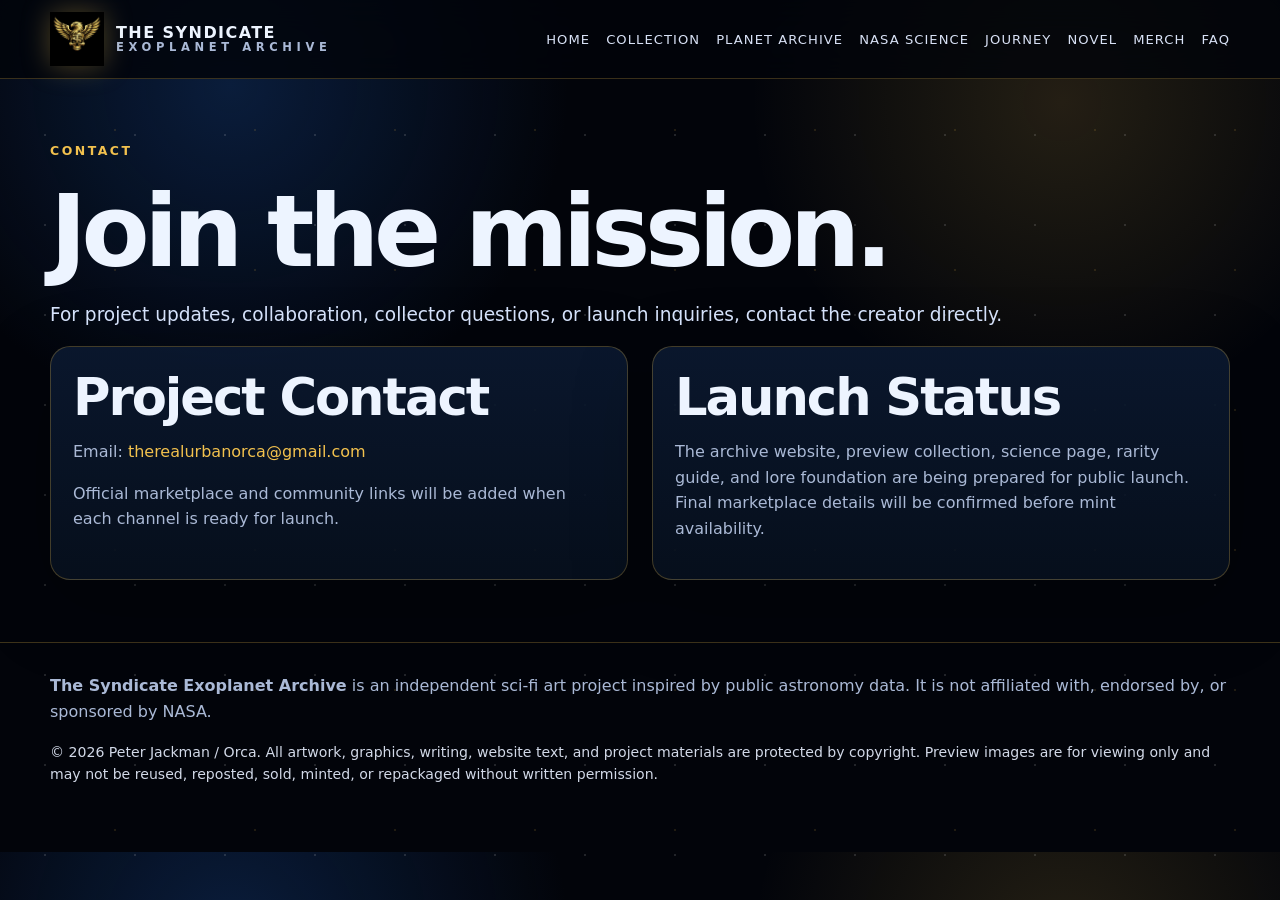
<file: contact.html>
<!doctype html>
<html lang="en">
<head>
  <meta charset="utf-8">
  <meta name="viewport" content="width=device-width, initial-scale=1">
  <title>Contact | The Syndicate Exoplanet Archive</title>
  <meta name="description" content="A sci-fi NFT exoplanet collection inspired by real exoplanet data, Blender, Python, AI, and The Syndicate universe.">
  <meta property="og:title" content="Contact | The Syndicate Exoplanet Archive">
  <meta property="og:image" content="assets/images/social-preview.jpg">
  <link rel="stylesheet" href="assets/css/style.css">
</head>
<body>
<header class="header">
  <div class="wrapper nav">
    <a class="brand" href="index.html">
      <img src="assets/images/syndicate-skull-eagle-gold.jpg" alt="The Syndicate emblem">
      <span class="brand-title"><span>THE SYNDICATE</span><small>EXOPLANET ARCHIVE</small></span>
    </a>
    <nav class="nav-links">
      <a href="index.html">Home</a>
      <a href="collection.html">Collection</a>
      <a href="archive.html">Planet Archive</a>
      <a href="science.html">NASA Science</a>
      <a href="journey.html">Journey</a>
      <a href="novel.html">Novel</a>
      <a href="merch.html">Merch</a>
      <a href="faq.html">FAQ</a>
    </nav>
  </div>
</header>
<main>
<section class="section">
  <div class="wrapper">
    <p class="kicker">Contact</p>
    <h1>Join the mission.</h1>
    <p class="big">For project updates, collaboration, collector questions, or launch inquiries, contact the creator directly.</p>
    <div class="grid two">
      <article class="card"><h2>Project Contact</h2><p>Email: <a href="mailto:therealurbanorca@gmail.com">therealurbanorca@gmail.com</a></p><p>Official marketplace and community links will be added when each channel is ready for launch.</p></article>
      <article class="card"><h2>Launch Status</h2><p>The archive website, preview collection, science page, rarity guide, and lore foundation are being prepared for public launch. Final marketplace details will be confirmed before mint availability.</p></article>
    </div>
  </div>
</section>
</main>
<footer class="footer">
  <div class="wrapper">
    <p><strong>The Syndicate Exoplanet Archive</strong> is an independent sci-fi art project inspired by public astronomy data. It is not affiliated with, endorsed by, or sponsored by NASA.</p>
    <p class="small">© 2026 Peter Jackman / Orca. All artwork, graphics, writing, website text, and project materials are protected by copyright. Preview images are for viewing only and may not be reused, reposted, sold, minted, or repackaged without written permission.</p>
  </div>
</footer>
<script src="assets/js/main.js"></script>
</body>
</html>
</file>
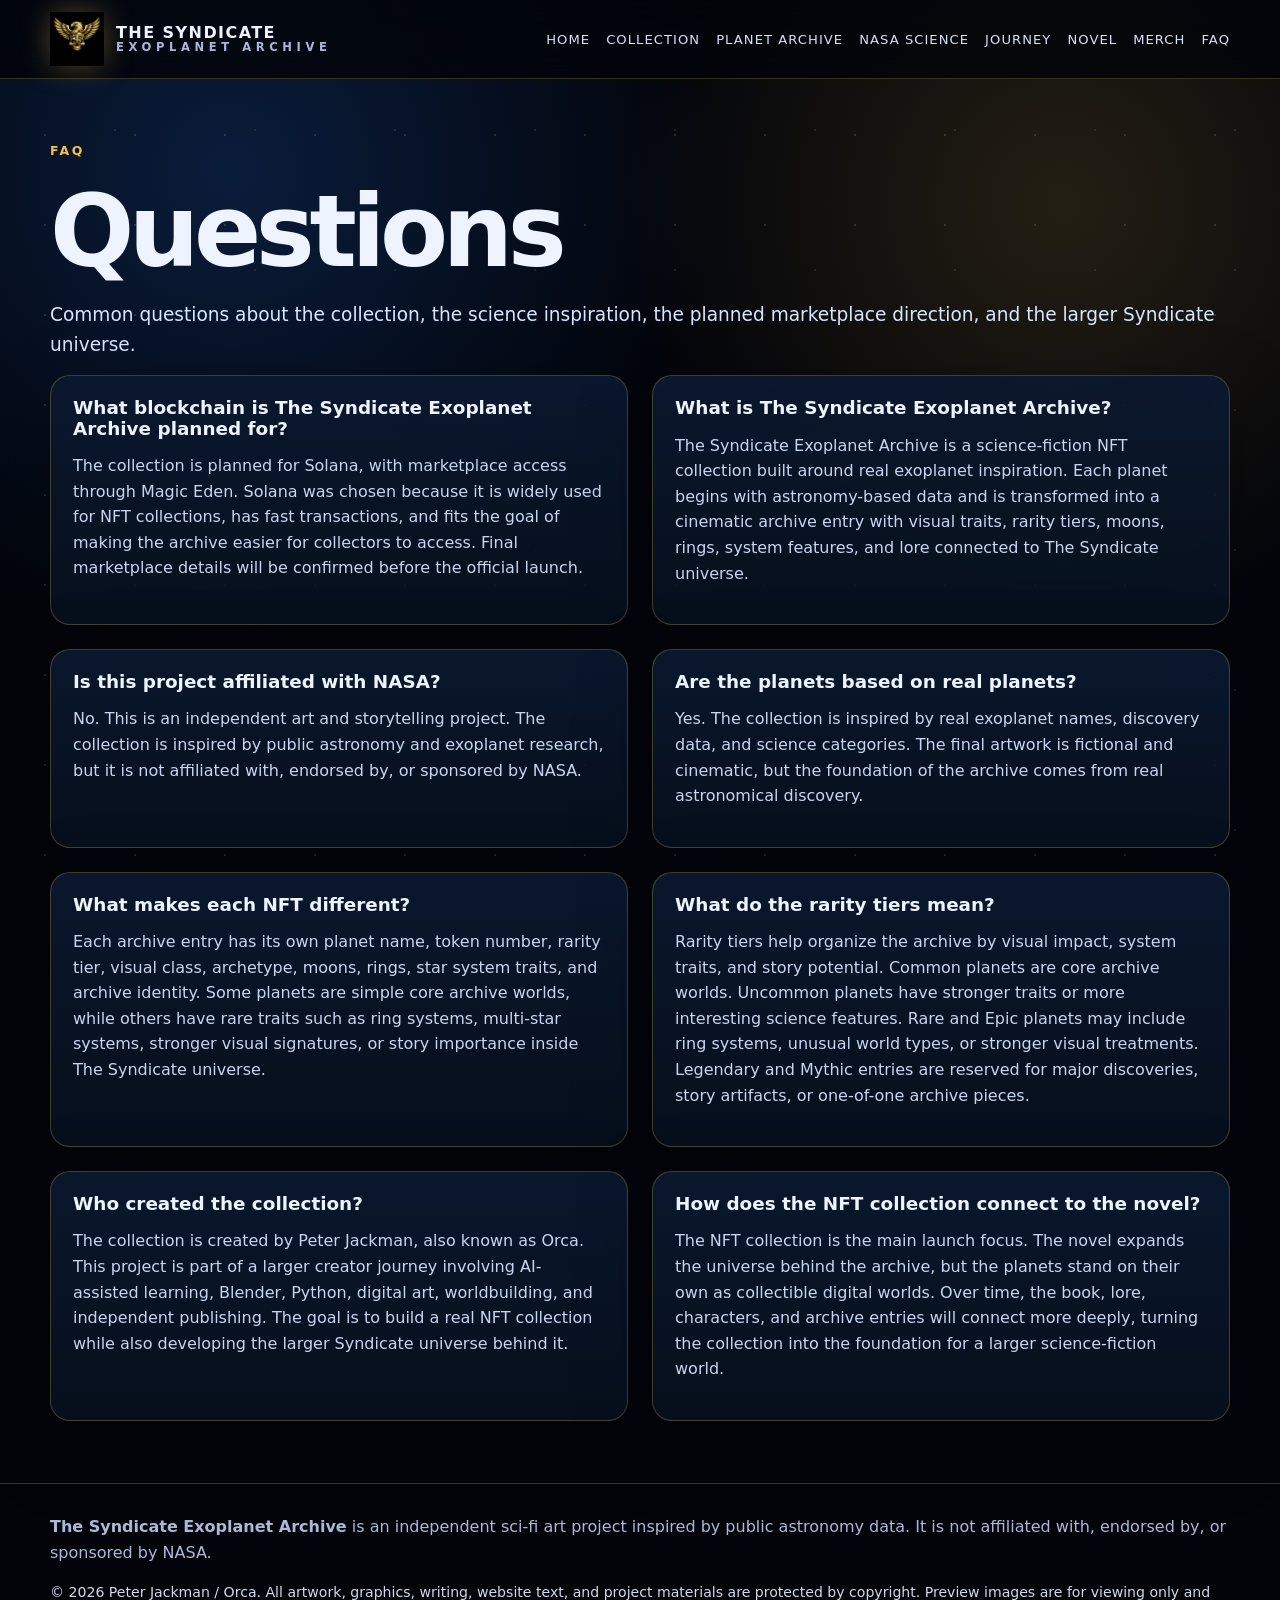
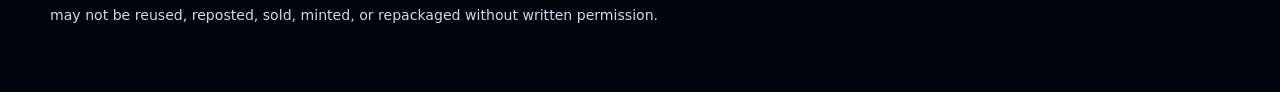
<file: faq.html>
<!doctype html>
<html lang="en">
<head>
  <meta charset="utf-8">
  <meta name="viewport" content="width=device-width, initial-scale=1">
  <title>FAQ | The Syndicate Exoplanet Archive</title>
  <meta name="description" content="A sci-fi NFT exoplanet collection inspired by real exoplanet data, Blender, Python, AI, and The Syndicate universe.">
  <meta property="og:title" content="FAQ | The Syndicate Exoplanet Archive">
  <meta property="og:image" content="assets/images/social-preview.jpg">
  <link rel="stylesheet" href="assets/css/style.css">
</head>
<body>
<header class="header">
  <div class="wrapper nav">
    <a class="brand" href="index.html">
      <img src="assets/images/syndicate-skull-eagle-gold.jpg" alt="The Syndicate emblem">
      <span class="brand-title"><span>THE SYNDICATE</span><small>EXOPLANET ARCHIVE</small></span>
    </a>
    <nav class="nav-links">
      <a href="index.html">Home</a>
      <a href="collection.html">Collection</a>
      <a href="archive.html">Planet Archive</a>
      <a href="science.html">NASA Science</a>
      <a href="journey.html">Journey</a>
      <a href="novel.html">Novel</a>
      <a href="merch.html">Merch</a>
      <a href="faq.html">FAQ</a>
    </nav>
  </div>
</header>
<main>
<section class="section">
  <div class="wrapper">
    <p class="kicker">FAQ</p>
    <h1>Questions</h1>
    <p class="big">Common questions about the collection, the science inspiration, the planned marketplace direction, and the larger Syndicate universe.</p>
    <div class="grid two faq-grid"><article class="card"><h3>What blockchain is The Syndicate Exoplanet Archive planned for?</h3><p>The collection is planned for Solana, with marketplace access through Magic Eden. Solana was chosen because it is widely used for NFT collections, has fast transactions, and fits the goal of making the archive easier for collectors to access. Final marketplace details will be confirmed before the official launch.</p></article>
<article class="card"><h3>What is The Syndicate Exoplanet Archive?</h3><p>The Syndicate Exoplanet Archive is a science-fiction NFT collection built around real exoplanet inspiration. Each planet begins with astronomy-based data and is transformed into a cinematic archive entry with visual traits, rarity tiers, moons, rings, system features, and lore connected to The Syndicate universe.</p></article>
<article class="card"><h3>Is this project affiliated with NASA?</h3><p>No. This is an independent art and storytelling project. The collection is inspired by public astronomy and exoplanet research, but it is not affiliated with, endorsed by, or sponsored by NASA.</p></article>
<article class="card"><h3>Are the planets based on real planets?</h3><p>Yes. The collection is inspired by real exoplanet names, discovery data, and science categories. The final artwork is fictional and cinematic, but the foundation of the archive comes from real astronomical discovery.</p></article>
<article class="card"><h3>What makes each NFT different?</h3><p>Each archive entry has its own planet name, token number, rarity tier, visual class, archetype, moons, rings, star system traits, and archive identity. Some planets are simple core archive worlds, while others have rare traits such as ring systems, multi-star systems, stronger visual signatures, or story importance inside The Syndicate universe.</p></article>
<article class="card"><h3>What do the rarity tiers mean?</h3><p>Rarity tiers help organize the archive by visual impact, system traits, and story potential. Common planets are core archive worlds. Uncommon planets have stronger traits or more interesting science features. Rare and Epic planets may include ring systems, unusual world types, or stronger visual treatments. Legendary and Mythic entries are reserved for major discoveries, story artifacts, or one-of-one archive pieces.</p></article>
<article class="card"><h3>Who created the collection?</h3><p>The collection is created by Peter Jackman, also known as Orca. This project is part of a larger creator journey involving AI-assisted learning, Blender, Python, digital art, worldbuilding, and independent publishing. The goal is to build a real NFT collection while also developing the larger Syndicate universe behind it.</p></article>
<article class="card"><h3>How does the NFT collection connect to the novel?</h3><p>The NFT collection is the main launch focus. The novel expands the universe behind the archive, but the planets stand on their own as collectible digital worlds. Over time, the book, lore, characters, and archive entries will connect more deeply, turning the collection into the foundation for a larger science-fiction world.</p></article></div>
  </div>
</section>
</main>
<footer class="footer">
  <div class="wrapper">
    <p><strong>The Syndicate Exoplanet Archive</strong> is an independent sci-fi art project inspired by public astronomy data. It is not affiliated with, endorsed by, or sponsored by NASA.</p>
    <p class="small">© 2026 Peter Jackman / Orca. All artwork, graphics, writing, website text, and project materials are protected by copyright. Preview images are for viewing only and may not be reused, reposted, sold, minted, or repackaged without written permission.</p>
  </div>
</footer>
<script src="assets/js/main.js"></script>
</body>
</html>
</file>
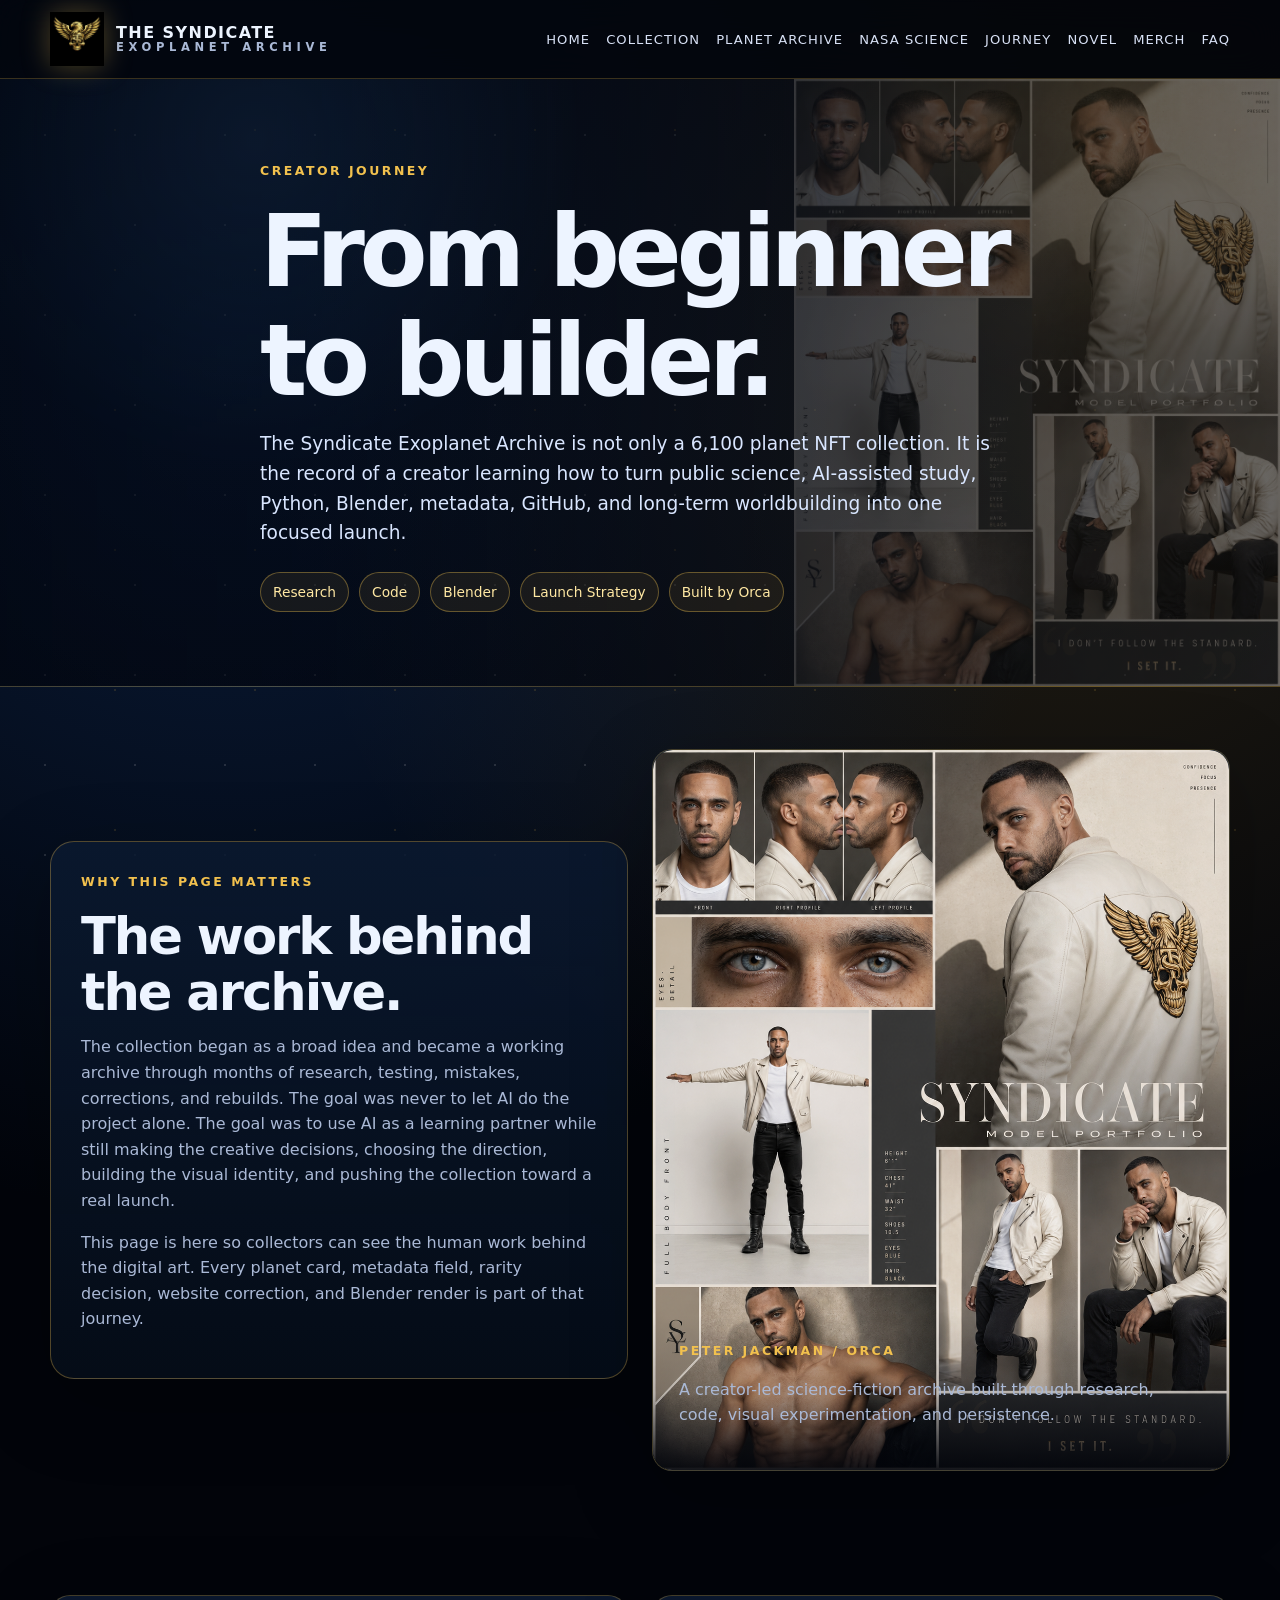
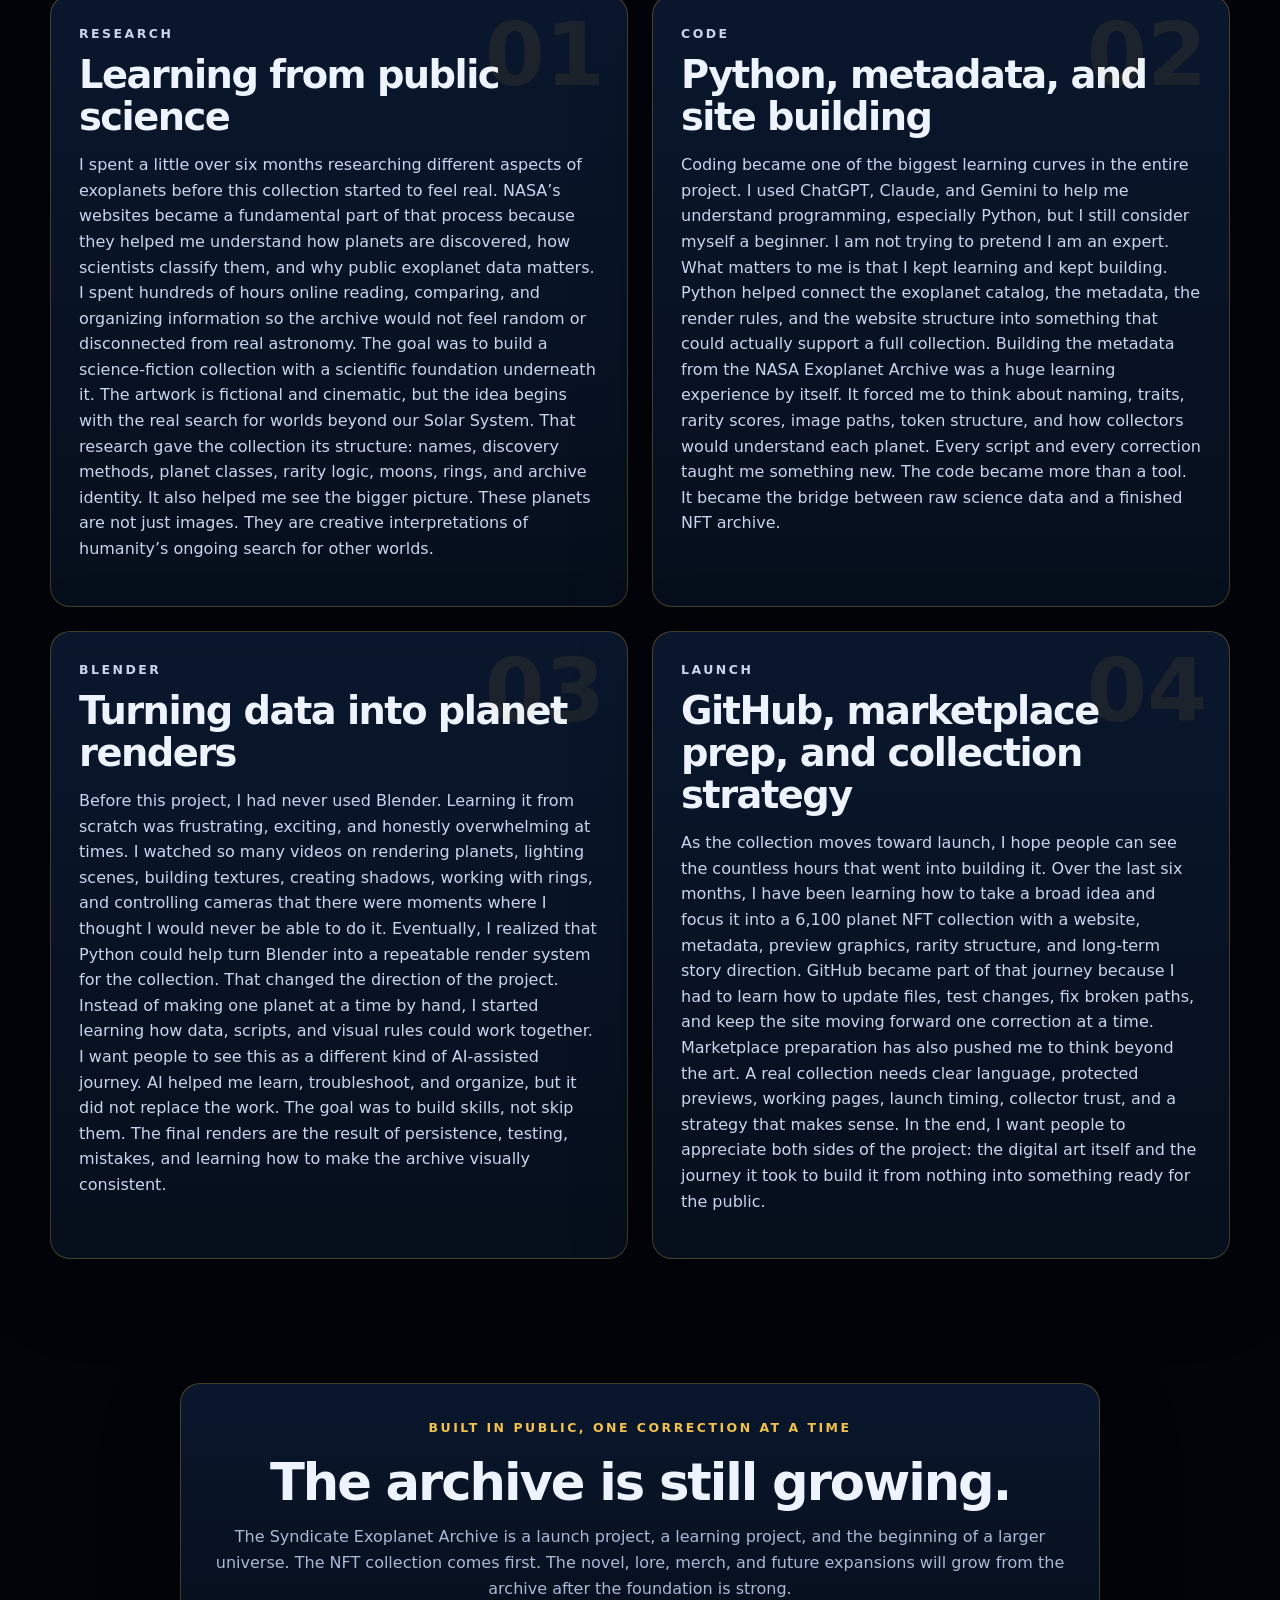
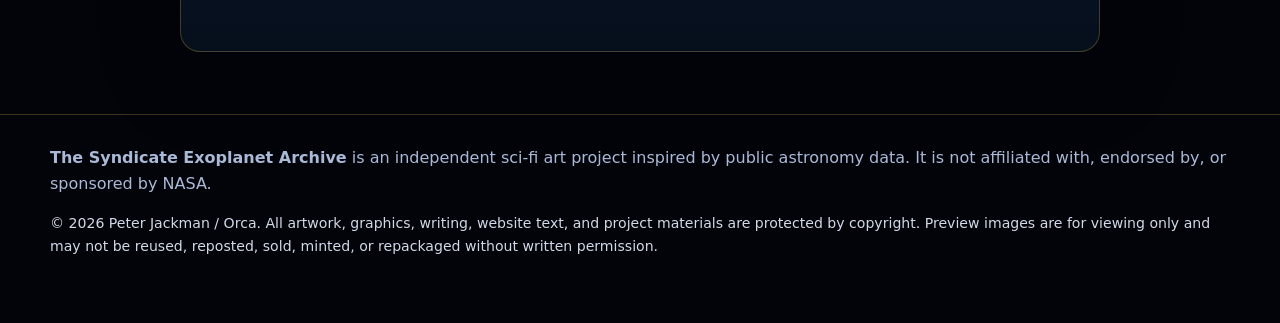
<file: journey.html>
<!doctype html>
<html lang="en">
<head>
  <meta charset="utf-8">
  <meta name="viewport" content="width=device-width, initial-scale=1">
  <title>Journey | The Syndicate Exoplanet Archive</title>
  <meta name="description" content="The creator journey behind The Syndicate Exoplanet Archive: research, coding, Blender, AI-assisted learning, GitHub, metadata, and NFT collection strategy.">
  <meta property="og:title" content="Journey | The Syndicate Exoplanet Archive">
  <meta property="og:image" content="assets/images/journey-peter-portfolio-2.png">
  <link rel="stylesheet" href="assets/css/style.css">
  <style>
    .journey-hero {
      position: relative;
      overflow: hidden;
      padding: 82px 0 74px;
      border-bottom: 1px solid var(--line);
      background:
        radial-gradient(circle at 20% 10%, rgba(85,167,255,.18), transparent 28%),
        radial-gradient(circle at 86% 4%, rgba(242,193,78,.18), transparent 24%);
    }
    .journey-hero::before {
      content: "";
      position: absolute;
      inset: 0;
      background: linear-gradient(90deg, rgba(2,4,10,.94), rgba(2,4,10,.78) 48%, rgba(2,4,10,.34)), url("assets/images/journey-peter-portfolio-2.png") right center / contain no-repeat;
      opacity: .62;
      pointer-events: none;
    }
    .journey-hero .wrapper { position: relative; z-index: 2; }
    .journey-hero-content { max-width: 760px; }
    .journey-hero h1 { max-width: 820px; }
    .journey-badges { display: flex; gap: 10px; flex-wrap: wrap; margin-top: 24px; }
    .journey-showcase { align-items: center; }
    .journey-portrait-card {
      position: relative;
      overflow: hidden;
      padding: 0;
      min-height: 560px;
      display: grid;
      align-items: end;
    }
    .journey-portrait-card img {
      width: 100%;
      height: 100%;
      object-fit: cover;
      border: 0;
      border-radius: 20px;
      filter: saturate(.96) contrast(1.02);
    }
    .journey-portrait-overlay {
      position: absolute;
      inset: auto 0 0 0;
      padding: 26px;
      background: linear-gradient(0deg, rgba(2,4,10,.92), rgba(2,4,10,.2), transparent);
    }
    .journey-portrait-overlay p { max-width: 520px; }
    .journey-statement {
      border: 1px solid rgba(242,193,78,.32);
      border-radius: 24px;
      padding: 30px;
      background: linear-gradient(180deg, rgba(11,25,48,.85), rgba(7,17,31,.64));
      box-shadow: 0 24px 80px rgba(0,0,0,.25);
    }
    .journey-grid .card {
      position: relative;
      overflow: hidden;
      min-height: 360px;
      padding: 28px;
    }
    .journey-grid .card::after {
      content: attr(data-number);
      position: absolute;
      right: 22px;
      top: 16px;
      color: rgba(242,193,78,.08);
      font-size: 5.4rem;
      font-weight: 900;
      line-height: 1;
      pointer-events: none;
    }
    .journey-grid h2 { font-size: clamp(1.7rem, 3vw, 2.6rem); }
    .journey-grid .kicker { margin-bottom: 10px; }
    .journey-grid p { color: #c4d2ec; }
    .journey-closing {
      text-align: center;
      max-width: 920px;
      margin: 0 auto;
    }
    .journey-closing .card { padding: 34px; }
    @media(max-width: 900px) {
      .journey-hero::before { opacity: .26; background-position: center bottom; background-size: cover; }
      .journey-portrait-card { min-height: auto; }
      .journey-portrait-card img { height: auto; }
      .journey-grid .card { min-height: auto; }
    }
  </style>
</head>
<body>
<header class="header">
  <div class="wrapper nav">
    <a class="brand" href="index.html">
      <img src="assets/images/syndicate-skull-eagle-gold.jpg" alt="The Syndicate emblem">
      <span class="brand-title"><span>THE SYNDICATE</span><small>EXOPLANET ARCHIVE</small></span>
    </a>
    <nav class="nav-links">
      <a href="index.html">Home</a>
      <a href="collection.html">Collection</a>
      <a href="archive.html">Planet Archive</a>
      <a href="science.html">NASA Science</a>
      <a href="journey.html">Journey</a>
      <a href="novel.html">Novel</a>
      <a href="merch.html">Merch</a>
      <a href="faq.html">FAQ</a>
    </nav>
  </div>
</header>
<main>
<section class="journey-hero">
  <div class="wrapper journey-hero-content">
    <p class="kicker">Creator Journey</p>
    <h1>From beginner to builder.</h1>
    <p class="big">The Syndicate Exoplanet Archive is not only a 6,100 planet NFT collection. It is the record of a creator learning how to turn public science, AI-assisted study, Python, Blender, metadata, GitHub, and long-term worldbuilding into one focused launch.</p>
    <div class="journey-badges">
      <span class="badge">Research</span>
      <span class="badge">Code</span>
      <span class="badge">Blender</span>
      <span class="badge">Launch Strategy</span>
      <span class="badge">Built by Orca</span>
    </div>
  </div>
</section>

<section class="section">
  <div class="wrapper grid two journey-showcase">
    <article class="journey-statement">
      <p class="kicker">Why this page matters</p>
      <h2>The work behind the archive.</h2>
      <p>The collection began as a broad idea and became a working archive through months of research, testing, mistakes, corrections, and rebuilds. The goal was never to let AI do the project alone. The goal was to use AI as a learning partner while still making the creative decisions, choosing the direction, building the visual identity, and pushing the collection toward a real launch.</p>
      <p>This page is here so collectors can see the human work behind the digital art. Every planet card, metadata field, rarity decision, website correction, and Blender render is part of that journey.</p>
    </article>
    <article class="card journey-portrait-card">
      <img src="assets/images/journey-peter-portfolio-2.png" alt="Peter Jackman creator portfolio collage">
      <div class="journey-portrait-overlay">
        <p class="kicker">Peter Jackman / Orca</p>
        <p>A creator-led science-fiction archive built through research, code, visual experimentation, and persistence.</p>
      </div>
    </article>
  </div>
</section>

<section class="section">
  <div class="wrapper grid two journey-grid">
    <article class="card" data-number="01">
      <p class="kicker">Research</p>
      <h2>Learning from public science</h2>
      <p>I spent a little over six months researching different aspects of exoplanets before this collection started to feel real. NASA’s websites became a fundamental part of that process because they helped me understand how planets are discovered, how scientists classify them, and why public exoplanet data matters. I spent hundreds of hours online reading, comparing, and organizing information so the archive would not feel random or disconnected from real astronomy. The goal was to build a science-fiction collection with a scientific foundation underneath it. The artwork is fictional and cinematic, but the idea begins with the real search for worlds beyond our Solar System. That research gave the collection its structure: names, discovery methods, planet classes, rarity logic, moons, rings, and archive identity. It also helped me see the bigger picture. These planets are not just images. They are creative interpretations of humanity’s ongoing search for other worlds.</p>
    </article>
    <article class="card" data-number="02">
      <p class="kicker">Code</p>
      <h2>Python, metadata, and site building</h2>
      <p>Coding became one of the biggest learning curves in the entire project. I used ChatGPT, Claude, and Gemini to help me understand programming, especially Python, but I still consider myself a beginner. I am not trying to pretend I am an expert. What matters to me is that I kept learning and kept building. Python helped connect the exoplanet catalog, the metadata, the render rules, and the website structure into something that could actually support a full collection. Building the metadata from the NASA Exoplanet Archive was a huge learning experience by itself. It forced me to think about naming, traits, rarity scores, image paths, token structure, and how collectors would understand each planet. Every script and every correction taught me something new. The code became more than a tool. It became the bridge between raw science data and a finished NFT archive.</p>
    </article>
    <article class="card" data-number="03">
      <p class="kicker">Blender</p>
      <h2>Turning data into planet renders</h2>
      <p>Before this project, I had never used Blender. Learning it from scratch was frustrating, exciting, and honestly overwhelming at times. I watched so many videos on rendering planets, lighting scenes, building textures, creating shadows, working with rings, and controlling cameras that there were moments where I thought I would never be able to do it. Eventually, I realized that Python could help turn Blender into a repeatable render system for the collection. That changed the direction of the project. Instead of making one planet at a time by hand, I started learning how data, scripts, and visual rules could work together. I want people to see this as a different kind of AI-assisted journey. AI helped me learn, troubleshoot, and organize, but it did not replace the work. The goal was to build skills, not skip them. The final renders are the result of persistence, testing, mistakes, and learning how to make the archive visually consistent.</p>
    </article>
    <article class="card" data-number="04">
      <p class="kicker">Launch</p>
      <h2>GitHub, marketplace prep, and collection strategy</h2>
      <p>As the collection moves toward launch, I hope people can see the countless hours that went into building it. Over the last six months, I have been learning how to take a broad idea and focus it into a 6,100 planet NFT collection with a website, metadata, preview graphics, rarity structure, and long-term story direction. GitHub became part of that journey because I had to learn how to update files, test changes, fix broken paths, and keep the site moving forward one correction at a time. Marketplace preparation has also pushed me to think beyond the art. A real collection needs clear language, protected previews, working pages, launch timing, collector trust, and a strategy that makes sense. In the end, I want people to appreciate both sides of the project: the digital art itself and the journey it took to build it from nothing into something ready for the public.</p>
    </article>
  </div>
</section>

<section class="section">
  <div class="wrapper journey-closing">
    <article class="card">
      <p class="kicker">Built in public, one correction at a time</p>
      <h2>The archive is still growing.</h2>
      <p>The Syndicate Exoplanet Archive is a launch project, a learning project, and the beginning of a larger universe. The NFT collection comes first. The novel, lore, merch, and future expansions will grow from the archive after the foundation is strong.</p>
    </article>
  </div>
</section>
</main>
<footer class="footer">
  <div class="wrapper">
    <p><strong>The Syndicate Exoplanet Archive</strong> is an independent sci-fi art project inspired by public astronomy data. It is not affiliated with, endorsed by, or sponsored by NASA.</p>
    <p class="small">© 2026 Peter Jackman / Orca. All artwork, graphics, writing, website text, and project materials are protected by copyright. Preview images are for viewing only and may not be reused, reposted, sold, minted, or repackaged without written permission.</p>
  </div>
</footer>
<script src="assets/js/main.js"></script>
</body>
</html>
</file>
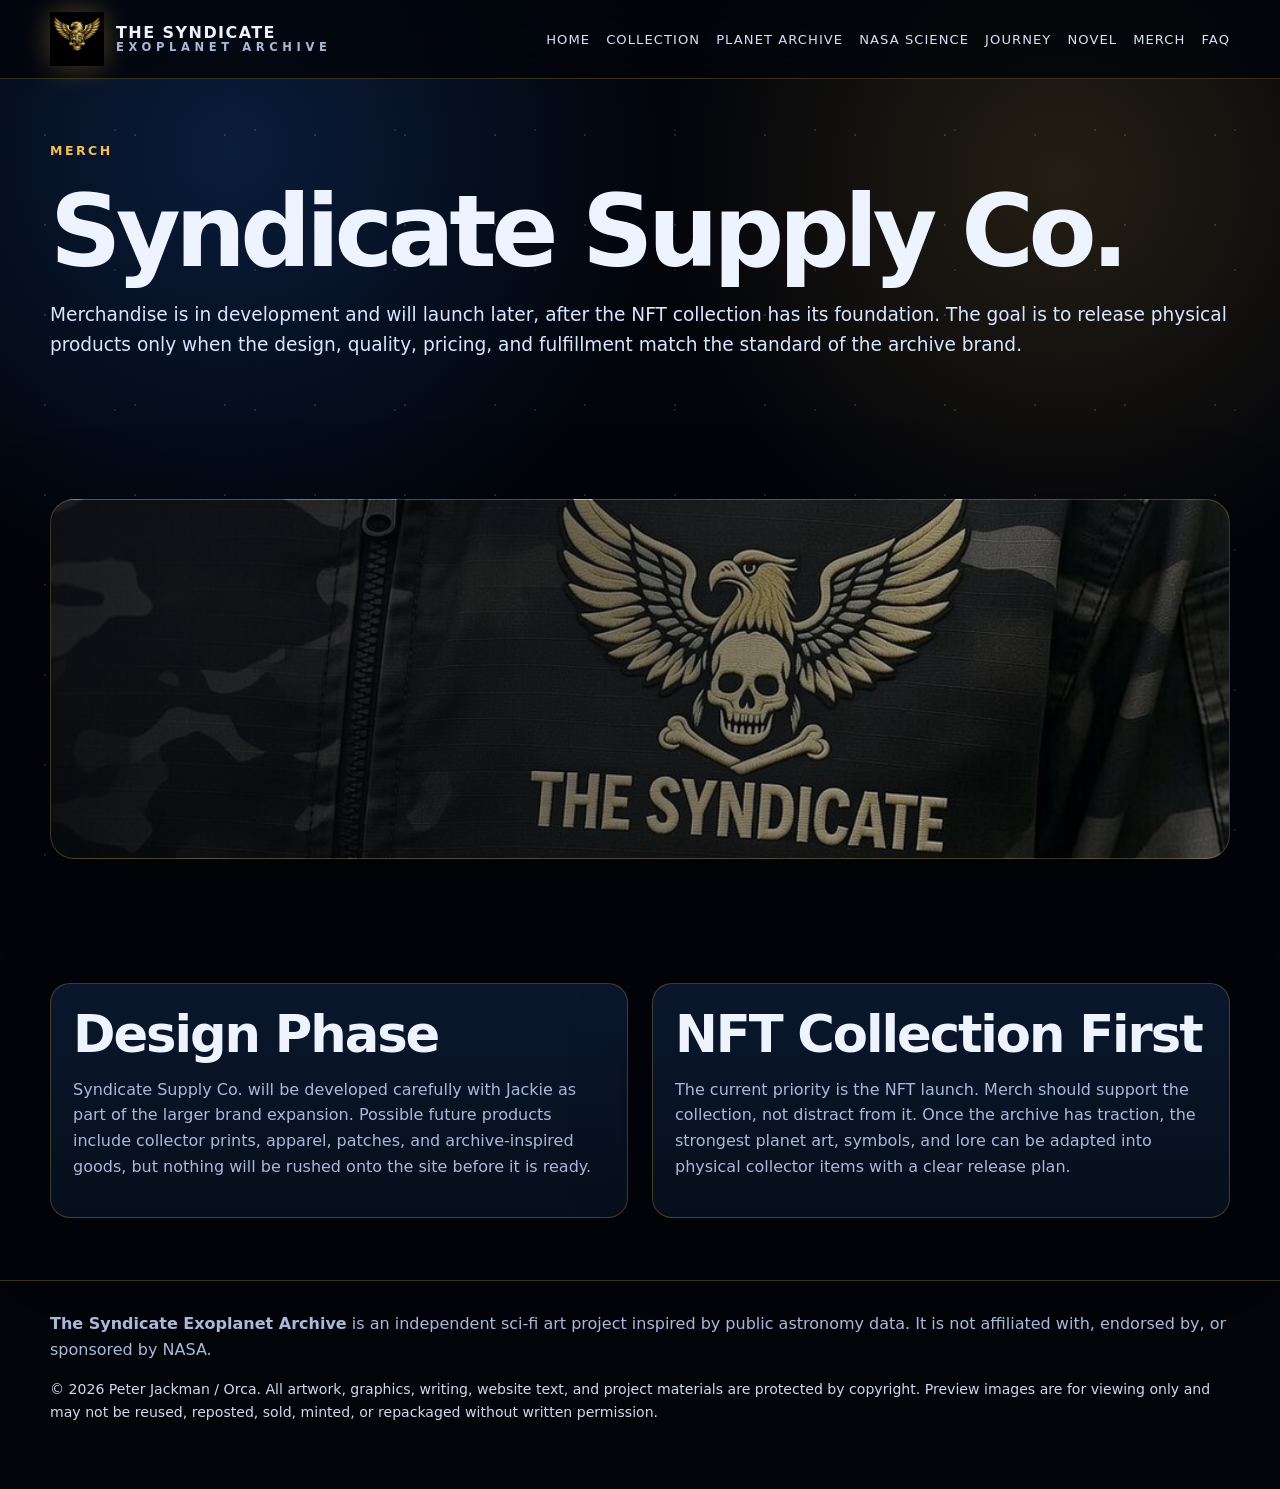
<file: merch.html>
<!doctype html>
<html lang="en">
<head>
  <meta charset="utf-8">
  <meta name="viewport" content="width=device-width, initial-scale=1">
  <title>Merch | The Syndicate Exoplanet Archive</title>
  <meta name="description" content="A sci-fi NFT exoplanet collection inspired by real exoplanet data, Blender, Python, AI, and The Syndicate universe.">
  <meta property="og:title" content="Merch | The Syndicate Exoplanet Archive">
  <meta property="og:image" content="assets/images/social-preview.jpg">
  <link rel="stylesheet" href="assets/css/style.css">
</head>
<body>
<header class="header">
  <div class="wrapper nav">
    <a class="brand" href="index.html">
      <img src="assets/images/syndicate-skull-eagle-gold.jpg" alt="The Syndicate emblem">
      <span class="brand-title"><span>THE SYNDICATE</span><small>EXOPLANET ARCHIVE</small></span>
    </a>
    <nav class="nav-links">
      <a href="index.html">Home</a>
      <a href="collection.html">Collection</a>
      <a href="archive.html">Planet Archive</a>
      <a href="science.html">NASA Science</a>
      <a href="journey.html">Journey</a>
      <a href="novel.html">Novel</a>
      <a href="merch.html">Merch</a>
      <a href="faq.html">FAQ</a>
    </nav>
  </div>
</header>
<main>
<section class="section">
  <div class="wrapper">
    <p class="kicker">Merch</p>
    <h1>Syndicate Supply Co.</h1>
    <p class="big">Merchandise is in development and will launch later, after the NFT collection has its foundation. The goal is to release physical products only when the design, quality, pricing, and fulfillment match the standard of the archive brand.</p>
  </div>
</section>
<section class="section"><div class="wrapper image-banner merch-banner"></div></section>
<section class="section">
  <div class="wrapper grid two">
    <article class="card"><h2>Design Phase</h2><p>Syndicate Supply Co. will be developed carefully with Jackie as part of the larger brand expansion. Possible future products include collector prints, apparel, patches, and archive-inspired goods, but nothing will be rushed onto the site before it is ready.</p></article>
    <article class="card"><h2>NFT Collection First</h2><p>The current priority is the NFT launch. Merch should support the collection, not distract from it. Once the archive has traction, the strongest planet art, symbols, and lore can be adapted into physical collector items with a clear release plan.</p></article>
  </div>
</section>
</main>
<footer class="footer">
  <div class="wrapper">
    <p><strong>The Syndicate Exoplanet Archive</strong> is an independent sci-fi art project inspired by public astronomy data. It is not affiliated with, endorsed by, or sponsored by NASA.</p>
    <p class="small">© 2026 Peter Jackman / Orca. All artwork, graphics, writing, website text, and project materials are protected by copyright. Preview images are for viewing only and may not be reused, reposted, sold, minted, or repackaged without written permission.</p>
  </div>
</footer>
<script src="assets/js/main.js"></script>
</body>
</html>
</file>
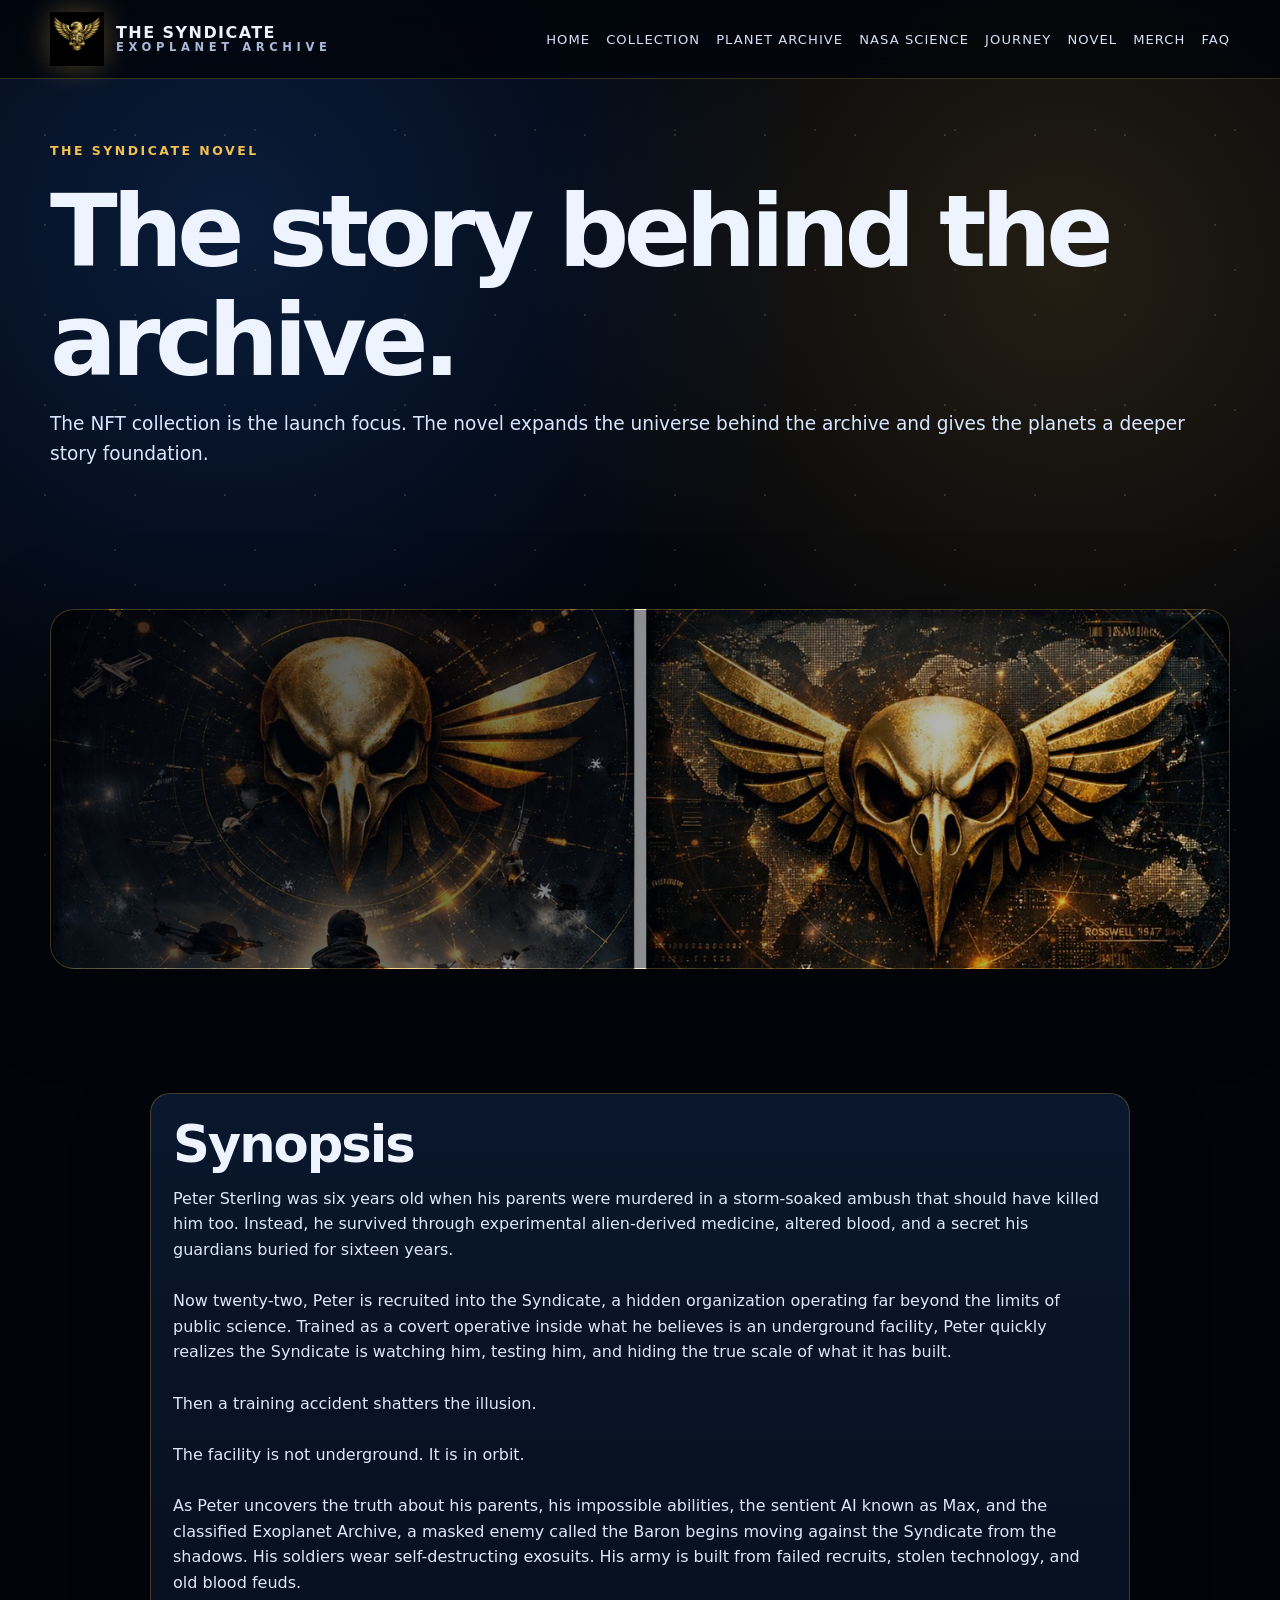
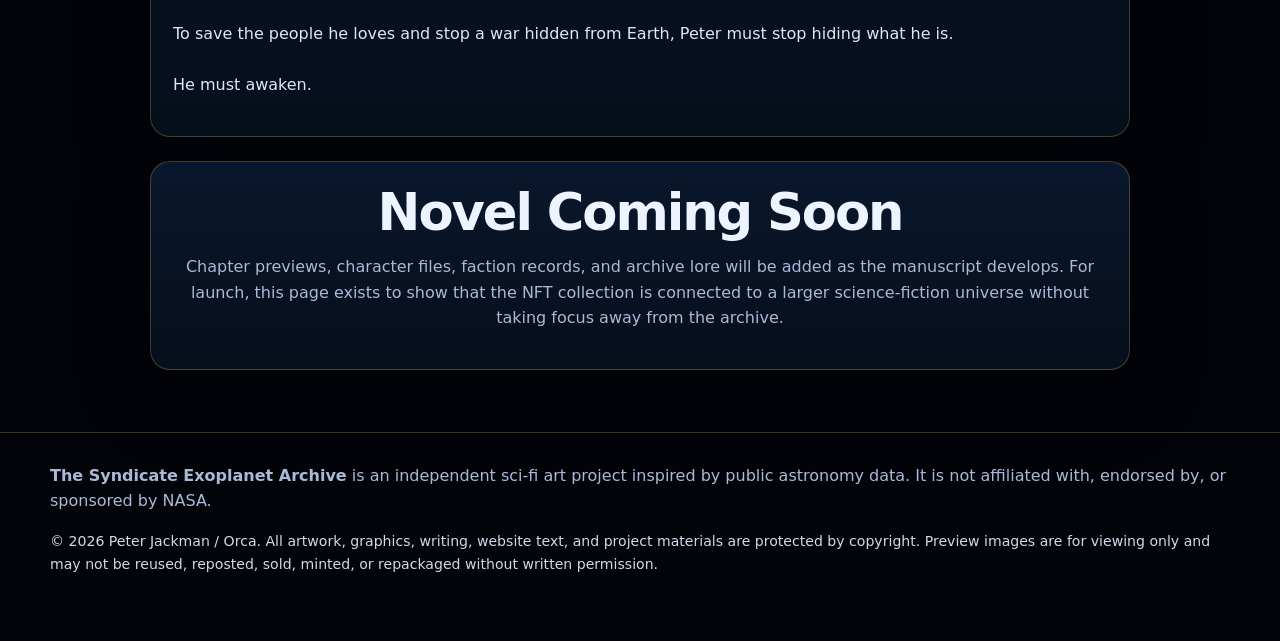
<file: novel.html>
<!doctype html>
<html lang="en">
<head>
  <meta charset="utf-8">
  <meta name="viewport" content="width=device-width, initial-scale=1">
  <title>Novel | The Syndicate Exoplanet Archive</title>
  <meta name="description" content="A sci-fi NFT exoplanet collection inspired by real exoplanet data, Blender, Python, AI, and The Syndicate universe.">
  <meta property="og:title" content="Novel | The Syndicate Exoplanet Archive">
  <meta property="og:image" content="assets/images/social-preview.jpg">
  <link rel="stylesheet" href="assets/css/style.css">
</head>
<body>
<header class="header">
  <div class="wrapper nav">
    <a class="brand" href="index.html">
      <img src="assets/images/syndicate-skull-eagle-gold.jpg" alt="The Syndicate emblem">
      <span class="brand-title"><span>THE SYNDICATE</span><small>EXOPLANET ARCHIVE</small></span>
    </a>
    <nav class="nav-links">
      <a href="index.html">Home</a>
      <a href="collection.html">Collection</a>
      <a href="archive.html">Planet Archive</a>
      <a href="science.html">NASA Science</a>
      <a href="journey.html">Journey</a>
      <a href="novel.html">Novel</a>
      <a href="merch.html">Merch</a>
      <a href="faq.html">FAQ</a>
    </nav>
  </div>
</header>
<main>
<section class="section">
  <div class="wrapper">
    <p class="kicker">The Syndicate Novel</p>
    <h1>The story behind the archive.</h1>
    <p class="big">The NFT collection is the launch focus. The novel expands the universe behind the archive and gives the planets a deeper story foundation.</p>
  </div>
</section>
<section class="section"><div class="wrapper image-banner novel-banner"></div></section>
<section class="section">
  <div class="wrapper novel-stack">
    <article class="card synopsis-card"><h2>Synopsis</h2><p>Peter Sterling was six years old when his parents were murdered in a storm-soaked ambush that should have killed him too. Instead, he survived through experimental alien-derived medicine, altered blood, and a secret his guardians buried for sixteen years.<br><br>
Now twenty-two, Peter is recruited into the Syndicate, a hidden organization operating far beyond the limits of public science. Trained as a covert operative inside what he believes is an underground facility, Peter quickly realizes the Syndicate is watching him, testing him, and hiding the true scale of what it has built.<br><br>
Then a training accident shatters the illusion.<br><br>
The facility is not underground. It is in orbit.<br><br>
As Peter uncovers the truth about his parents, his impossible abilities, the sentient AI known as Max, and the classified Exoplanet Archive, a masked enemy called the Baron begins moving against the Syndicate from the shadows. His soldiers wear self-destructing exosuits. His army is built from failed recruits, stolen technology, and old blood feuds.<br><br>
To save the people he loves and stop a war hidden from Earth, Peter must stop hiding what he is.<br><br>
He must awaken.</p></article>
    <article class="card coming-soon"><h2>Novel Coming Soon</h2><p>Chapter previews, character files, faction records, and archive lore will be added as the manuscript develops. For launch, this page exists to show that the NFT collection is connected to a larger science-fiction universe without taking focus away from the archive.</p></article>
  </div>
</section>
</main>
<footer class="footer">
  <div class="wrapper">
    <p><strong>The Syndicate Exoplanet Archive</strong> is an independent sci-fi art project inspired by public astronomy data. It is not affiliated with, endorsed by, or sponsored by NASA.</p>
    <p class="small">© 2026 Peter Jackman / Orca. All artwork, graphics, writing, website text, and project materials are protected by copyright. Preview images are for viewing only and may not be reused, reposted, sold, minted, or repackaged without written permission.</p>
  </div>
</footer>
<script src="assets/js/main.js"></script>
</body>
</html>
</file>
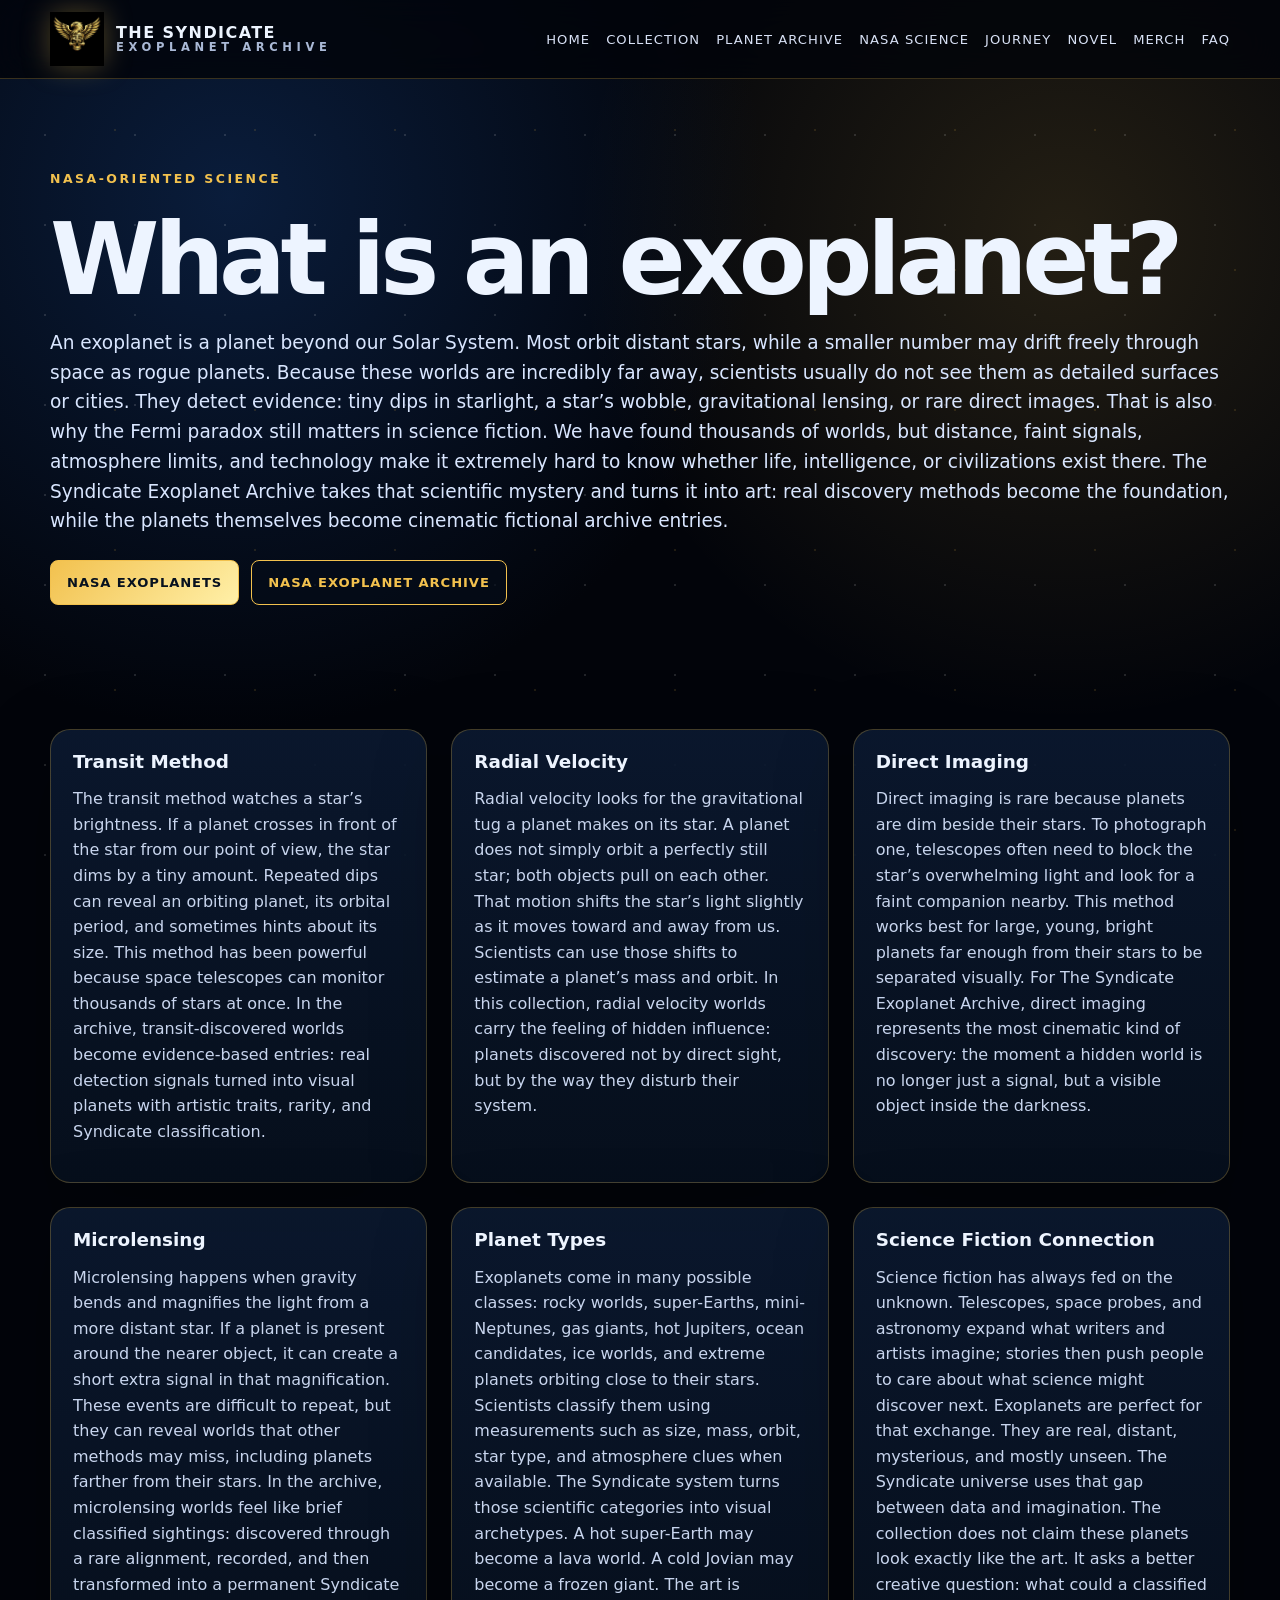
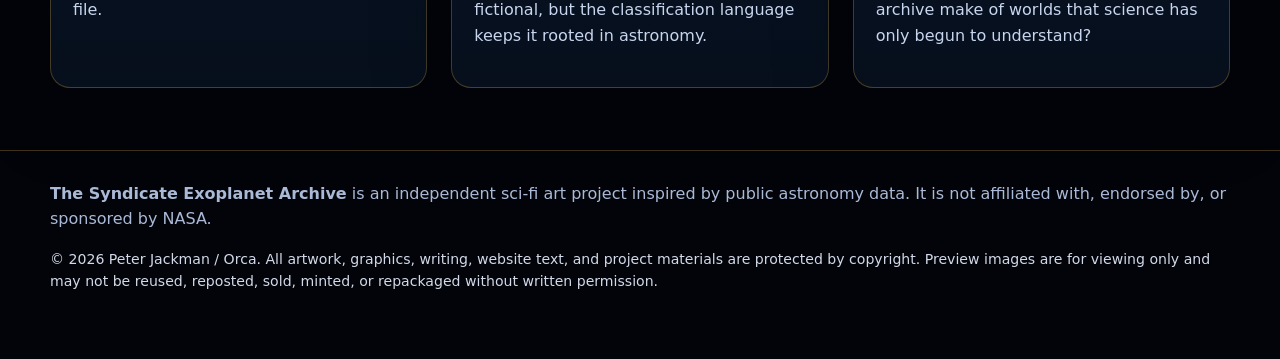
<file: science.html>
<!doctype html>
<html lang="en">
<head>
  <meta charset="utf-8">
  <meta name="viewport" content="width=device-width, initial-scale=1">
  <title>NASA Science | The Syndicate Exoplanet Archive</title>
  <meta name="description" content="A sci-fi NFT exoplanet collection inspired by real exoplanet data, Blender, Python, AI, and The Syndicate universe.">
  <meta property="og:title" content="NASA Science | The Syndicate Exoplanet Archive">
  <meta property="og:image" content="assets/images/social-preview.jpg">
  <link rel="stylesheet" href="assets/css/style.css">
</head>
<body>
<header class="header">
  <div class="wrapper nav">
    <a class="brand" href="index.html">
      <img src="assets/images/syndicate-skull-eagle-gold.jpg" alt="The Syndicate emblem">
      <span class="brand-title"><span>THE SYNDICATE</span><small>EXOPLANET ARCHIVE</small></span>
    </a>
    <nav class="nav-links">
      <a href="index.html">Home</a>
      <a href="collection.html">Collection</a>
      <a href="archive.html">Planet Archive</a>
      <a href="science.html">NASA Science</a>
      <a href="journey.html">Journey</a>
      <a href="novel.html">Novel</a>
      <a href="merch.html">Merch</a>
      <a href="faq.html">FAQ</a>
    </nav>
  </div>
</header>
<main>
<section class="section science-hero">
  <div class="wrapper">
    <p class="kicker">NASA-Oriented Science</p>
    <h1>What is an exoplanet?</h1>
    <p class="big">An exoplanet is a planet beyond our Solar System. Most orbit distant stars, while a smaller number may drift freely through space as rogue planets. Because these worlds are incredibly far away, scientists usually do not see them as detailed surfaces or cities. They detect evidence: tiny dips in starlight, a star’s wobble, gravitational lensing, or rare direct images. That is also why the Fermi paradox still matters in science fiction. We have found thousands of worlds, but distance, faint signals, atmosphere limits, and technology make it extremely hard to know whether life, intelligence, or civilizations exist there. The Syndicate Exoplanet Archive takes that scientific mystery and turns it into art: real discovery methods become the foundation, while the planets themselves become cinematic fictional archive entries.</p>
    <div class="buttons"><a class="button" href="https://science.nasa.gov/exoplanets/" target="_blank" rel="noopener">NASA Exoplanets</a><a class="button secondary" href="https://exoplanetarchive.ipac.caltech.edu/" target="_blank" rel="noopener">NASA Exoplanet Archive</a></div>
  </div>
</section>
<section class="section">
  <div class="wrapper grid cards science-cards">
    <article class="card"><h3>Transit Method</h3><p>The transit method watches a star’s brightness. If a planet crosses in front of the star from our point of view, the star dims by a tiny amount. Repeated dips can reveal an orbiting planet, its orbital period, and sometimes hints about its size. This method has been powerful because space telescopes can monitor thousands of stars at once. In the archive, transit-discovered worlds become evidence-based entries: real detection signals turned into visual planets with artistic traits, rarity, and Syndicate classification.</p></article>
    <article class="card"><h3>Radial Velocity</h3><p>Radial velocity looks for the gravitational tug a planet makes on its star. A planet does not simply orbit a perfectly still star; both objects pull on each other. That motion shifts the star’s light slightly as it moves toward and away from us. Scientists can use those shifts to estimate a planet’s mass and orbit. In this collection, radial velocity worlds carry the feeling of hidden influence: planets discovered not by direct sight, but by the way they disturb their system.</p></article>
    <article class="card"><h3>Direct Imaging</h3><p>Direct imaging is rare because planets are dim beside their stars. To photograph one, telescopes often need to block the star’s overwhelming light and look for a faint companion nearby. This method works best for large, young, bright planets far enough from their stars to be separated visually. For The Syndicate Exoplanet Archive, direct imaging represents the most cinematic kind of discovery: the moment a hidden world is no longer just a signal, but a visible object inside the darkness.</p></article>
    <article class="card"><h3>Microlensing</h3><p>Microlensing happens when gravity bends and magnifies the light from a more distant star. If a planet is present around the nearer object, it can create a short extra signal in that magnification. These events are difficult to repeat, but they can reveal worlds that other methods may miss, including planets farther from their stars. In the archive, microlensing worlds feel like brief classified sightings: discovered through a rare alignment, recorded, and then transformed into a permanent Syndicate file.</p></article>
    <article class="card"><h3>Planet Types</h3><p>Exoplanets come in many possible classes: rocky worlds, super-Earths, mini-Neptunes, gas giants, hot Jupiters, ocean candidates, ice worlds, and extreme planets orbiting close to their stars. Scientists classify them using measurements such as size, mass, orbit, star type, and atmosphere clues when available. The Syndicate system turns those scientific categories into visual archetypes. A hot super-Earth may become a lava world. A cold Jovian may become a frozen giant. The art is fictional, but the classification language keeps it rooted in astronomy.</p></article>
    <article class="card"><h3>Science Fiction Connection</h3><p>Science fiction has always fed on the unknown. Telescopes, space probes, and astronomy expand what writers and artists imagine; stories then push people to care about what science might discover next. Exoplanets are perfect for that exchange. They are real, distant, mysterious, and mostly unseen. The Syndicate universe uses that gap between data and imagination. The collection does not claim these planets look exactly like the art. It asks a better creative question: what could a classified archive make of worlds that science has only begun to understand?</p></article>
  </div>
</section>
</main>
<footer class="footer">
  <div class="wrapper">
    <p><strong>The Syndicate Exoplanet Archive</strong> is an independent sci-fi art project inspired by public astronomy data. It is not affiliated with, endorsed by, or sponsored by NASA.</p>
    <p class="small">© 2026 Peter Jackman / Orca. All artwork, graphics, writing, website text, and project materials are protected by copyright. Preview images are for viewing only and may not be reused, reposted, sold, minted, or repackaged without written permission.</p>
  </div>
</footer>
<script src="assets/js/main.js"></script>
</body>
</html>
</file>
<file: assets/css/style.css>
:root{--bg:#02040a;--panel:#07111f;--panel2:#0b1930;--gold:#f2c14e;--gold2:#b88932;--text:#edf4ff;--muted:#aab9d6;--line:rgba(242,193,78,.25);--blue:#55a7ff}*{box-sizing:border-box}html{scroll-behavior:smooth}body{margin:0;font-family:Inter,system-ui,-apple-system,BlinkMacSystemFont,"Segoe UI",sans-serif;background:radial-gradient(circle at 18% 10%,rgba(15,45,92,.6),transparent 26%),radial-gradient(circle at 83% 12%,rgba(242,193,78,.14),transparent 24%),#02040a;color:var(--text);line-height:1.6}body:before{content:"";position:fixed;inset:0;pointer-events:none;z-index:-1;background-image:radial-gradient(#fff 1px,transparent 1px),radial-gradient(#f2c14e 1px,transparent 1px);background-size:90px 90px,140px 140px;background-position:0 0,45px 60px;opacity:.13}a{color:var(--gold);text-decoration:none}a:hover{text-decoration:underline}.wrapper{width:min(1180px,calc(100% - 32px));margin:0 auto}.header{position:sticky;top:0;z-index:20;backdrop-filter:blur(16px);background:rgba(2,4,10,.82);border-bottom:1px solid rgba(242,193,78,.23)}.nav{display:flex;align-items:center;justify-content:space-between;gap:18px;padding:12px 0}.brand{display:flex;align-items:center;gap:12px;font-weight:900;letter-spacing:.09em;color:var(--text)}.brand img{width:54px;height:54px;object-fit:contain;filter:drop-shadow(0 0 14px rgba(242,193,78,.32))}.brand-title{display:grid;line-height:1.05}.brand-title small{font-size:.72rem;color:var(--muted);letter-spacing:.4em}.nav-links{display:flex;gap:16px;flex-wrap:wrap;justify-content:flex-end}.nav-links a{font-size:.82rem;color:#d8e1f5;text-transform:uppercase;letter-spacing:.08em}.hero{min-height:720px;display:flex;align-items:center;padding:88px 0 70px;position:relative;overflow:hidden;border-bottom:1px solid rgba(242,193,78,.2)}.hero:before{content:"";position:absolute;inset:0;background:linear-gradient(90deg,rgba(2,4,10,.96) 0%,rgba(2,4,10,.72) 34%,rgba(2,4,10,.20) 70%,rgba(2,4,10,.75) 100%),url("../images/hero-syndicate-archive.jpg") center/cover no-repeat;opacity:.96}.hero:after{content:"";position:absolute;inset:auto 0 0 0;height:170px;background:linear-gradient(0deg,#02040a,transparent)}.hero .wrapper{position:relative;z-index:2}.hero-content{max-width:680px}.kicker{color:var(--gold);text-transform:uppercase;letter-spacing:.2em;font-weight:800;font-size:.78rem}h1,h2,h3{line-height:1.1;margin:0 0 14px}h1{font-size:clamp(2.8rem,8vw,6.2rem);letter-spacing:-.055em}h2{font-size:clamp(1.85rem,4vw,3.2rem);letter-spacing:-.04em}h3{font-size:1.15rem}p{margin:0 0 16px;color:var(--muted)}.big{font-size:1.16rem;color:#d9e6ff}.gold-text{color:var(--gold)}.badge-row{display:flex;gap:10px;flex-wrap:wrap;margin:20px 0}.badge{border:1px solid rgba(242,193,78,.36);background:rgba(242,193,78,.08);color:#ffe8a3;border-radius:999px;padding:8px 12px;font-size:.86rem}.buttons{display:flex;gap:12px;flex-wrap:wrap;margin-top:24px}.button{display:inline-flex;align-items:center;justify-content:center;min-height:44px;padding:11px 16px;border-radius:8px;border:1px solid var(--gold);background:linear-gradient(135deg,var(--gold),#fff0a8);color:#07111f;font-weight:900;text-transform:uppercase;letter-spacing:.07em;font-size:.82rem}.button.secondary{background:rgba(5,13,26,.65);color:var(--gold)}.powered{margin-top:26px;max-width:520px;border:1px solid var(--line);border-radius:14px;padding:16px;background:rgba(2,4,10,.58)}.logo-strip{display:flex;align-items:center;gap:20px;flex-wrap:wrap}.section{padding:62px 0}.grid{display:grid;gap:24px}.cards{grid-template-columns:repeat(3,1fr)}.four{grid-template-columns:repeat(4,1fr)}.two{grid-template-columns:repeat(2,1fr)}.card,.notice{background:linear-gradient(180deg,rgba(11,25,48,.9),rgba(7,17,31,.86));border:1px solid var(--line);border-radius:20px;padding:22px;box-shadow:0 24px 80px rgba(0,0,0,.28)}.card.feature{padding:0;overflow:hidden}.card img{width:100%;border-radius:14px;border:1px solid rgba(255,255,255,.08);background:#000;display:block}.card.feature img{border-radius:0;border:0;aspect-ratio:16/10;object-fit:cover}.card-body{padding:20px}.emblem-card{display:grid;place-items:center;min-height:260px}.emblem-card img{max-height:230px;object-fit:contain;border:0;background:transparent}.image-banner{min-height:360px;border-radius:24px;background:center/cover no-repeat;border:1px solid var(--line);box-shadow:0 24px 90px rgba(0,0,0,.38)}.concept-banner{background-image:linear-gradient(90deg,rgba(2,4,10,.9),rgba(2,4,10,.1)),url("../images/syndicate-exoplanet-brand-sheet.jpg")}.novel-banner{background-image:linear-gradient(90deg,rgba(2,4,10,.75),rgba(2,4,10,.15)),url("../images/syndicate-novel-covers.jpg")}.merch-banner{background-image:linear-gradient(90deg,rgba(2,4,10,.76),rgba(2,4,10,.12)),url("../images/syndicate-jacket-merch.jpg")}.creator-banner{background-image:linear-gradient(90deg,rgba(2,4,10,.82),rgba(2,4,10,.05)),url("../images/syndicate-armor.jpg")}.tier{border-left:4px solid var(--gold)}.tier.common{border-left-color:#7899b5}.tier.uncommon{border-left-color:#d18a33}.tier.rare{border-left-color:#49a6ff}.tier.epic{border-left-color:#b156ff}.tier.legendary{border-left-color:#f2c14e}.tier.mythic{border-left-color:#fff}.table-wrap{overflow:auto;border-radius:18px;border:1px solid var(--line)}table{width:100%;border-collapse:collapse;min-width:720px;background:rgba(7,17,31,.8)}th,td{padding:13px 14px;border-bottom:1px solid rgba(255,255,255,.08);text-align:left}th{color:var(--gold);font-size:.86rem;text-transform:uppercase;letter-spacing:.08em}td{color:var(--muted)}.footer{border-top:1px solid var(--line);padding:30px 0 50px;color:var(--muted)}.small{font-size:.88rem}.notice{border-color:rgba(85,167,255,.32)}form{display:grid;gap:12px}input,textarea{width:100%;padding:12px 14px;border-radius:12px;border:1px solid rgba(242,193,78,.28);background:#040914;color:var(--text)}textarea{min-height:130px}@media(max-width:900px){.cards,.four,.two{grid-template-columns:1fr}.nav{align-items:flex-start;flex-direction:column}.nav-links{justify-content:flex-start}.nav-links a{font-size:.78rem}.hero{min-height:auto;padding:64px 0}.hero:before{background:linear-gradient(90deg,rgba(2,4,10,.92),rgba(2,4,10,.7)),url("../images/hero-syndicate-archive.jpg") center/cover no-repeat}.brand img{width:46px;height:46px}}


/* ORCA Day 2 site update overrides */
.card.feature.planet-card-only { padding: 0; overflow: hidden; display: flex; align-items: center; justify-content: center; background: #000; }
.card.feature.planet-card-only img { width: 100%; aspect-ratio: 1 / 1; object-fit: contain; border-radius: 18px; border: 0; background: #000; display: block; }
.collection-showcase { border: 1px solid var(--line); border-radius: 24px; padding: 18px; background: linear-gradient(180deg,rgba(11,25,48,.55),rgba(2,4,10,.88)); box-shadow: 0 24px 90px rgba(0,0,0,.38); }
.collection-showcase img { width: 100%; max-height: 760px; object-fit: contain; display: block; border-radius: 18px; background: #000; margin: 0 auto; }
.science-hero { padding-top: 90px; }
.science-cards .card p, .journey-grid .card p, .faq-grid .card p { color: #c8d5ee; }
.creator-collage { display: grid; grid-template-columns: repeat(4, 1fr); gap: 18px; min-height: 360px; border: 1px solid var(--line); border-radius: 24px; padding: 20px; background: linear-gradient(135deg,rgba(4,9,20,.98),rgba(8,27,54,.88)), radial-gradient(circle at 20% 20%,rgba(242,193,78,.18),transparent 30%); box-shadow: 0 24px 90px rgba(0,0,0,.38); }
.collage-card { min-height: 290px; border: 1px solid rgba(242,193,78,.28); border-radius: 20px; padding: 22px; display: flex; flex-direction: column; justify-content: flex-end; background: radial-gradient(circle at 30% 25%,rgba(85,167,255,.16),transparent 30%), linear-gradient(180deg,rgba(255,255,255,.04),rgba(0,0,0,.25)); }
.collage-card span { color: var(--gold); text-transform: uppercase; letter-spacing: .18em; font-weight: 900; font-size: .75rem; }
.collage-card strong { display: block; color: var(--text); font-size: 1.25rem; line-height: 1.25; margin-top: 10px; }
.novel-stack { display: grid; gap: 24px; max-width: 980px; margin: 0 auto; }
.synopsis-card, .coming-soon { text-align: left; }
.coming-soon { text-align: center; }
.synopsis-card p { color: #dce7fa; }
.footer .small { color: #d2d9e8; }
@media(max-width:900px){.creator-collage{grid-template-columns:1fr}.collage-card{min-height:180px}.collection-showcase img{max-height:none}}
</file>
